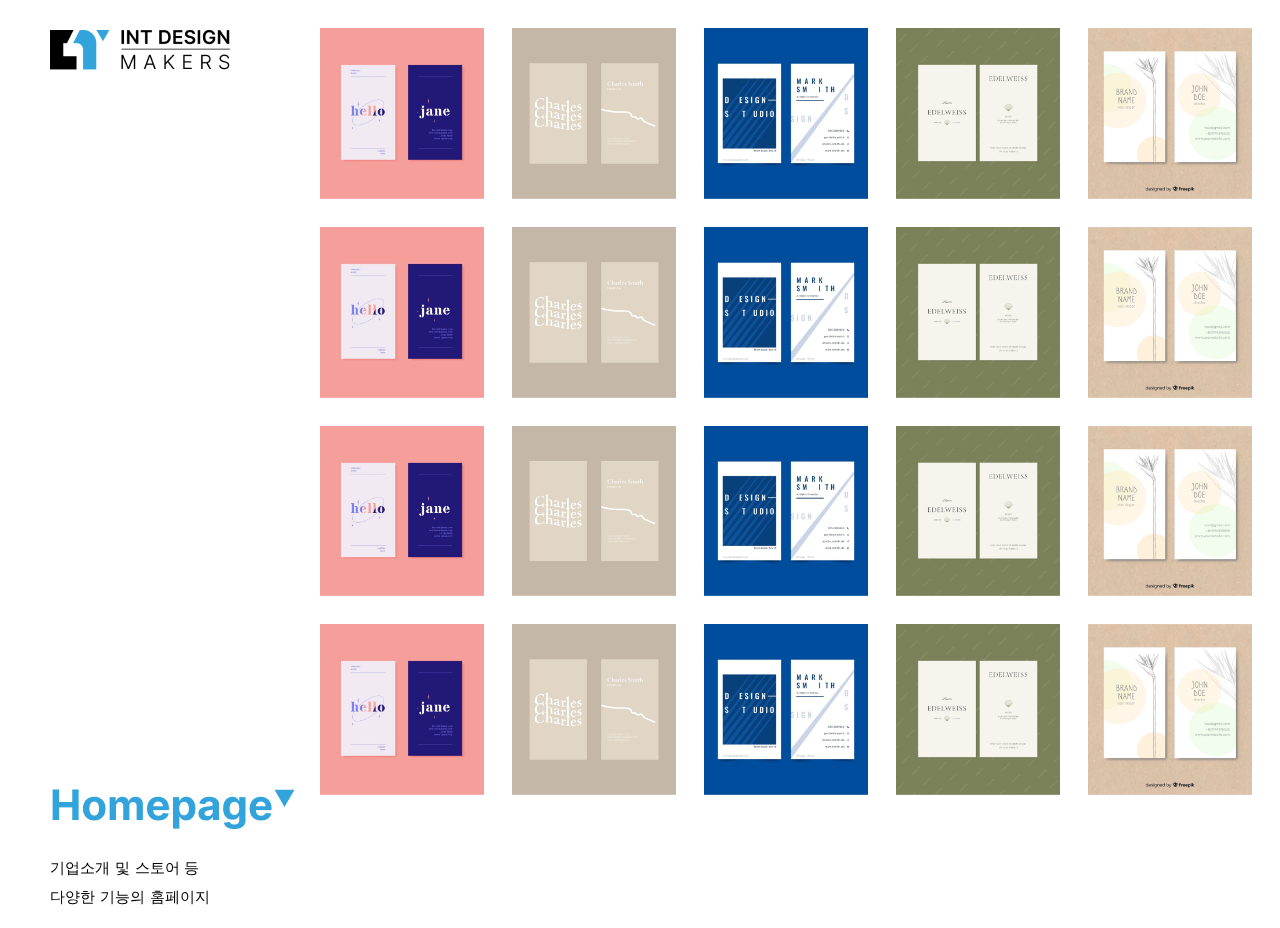
<file: HP.html>
<!DOCTYPE html>
<html lang="en">
<head>
<meta charset="UTF-8">
<meta name="viewport" content="width=device-width, initial-scale=1.0">

<link rel="stylesheet" href="css/HP.css">

<title>intdesignmakers - Homepage</title>
<link rel="website icon" type="png" href=logo/logo.png>

</head>
<body>

<div class="container">
    
    <div class="left">
        <a href="index.html"><img src="img/logo.png" alt=""></a>
        <div class="page" style="margin-top: 680px;">
            <img src="img/HP/HP.png" alt="">
        </div>
        <p style="margin-top: 20px;"><span>기업소개 및 스토어 등</span></p>
        <p><span>다양한 기능의 홈페이지</span></p>
    </div>
    
    <div class="grid-item">
        <img src="img/2D/img1.png" alt="">
    </div>
    <div class="grid-item">
        <img src="img/2D/img2.png" alt="">
    </div>
    <div class="grid-item">
        <img src="img/2D/img3.png" alt="">
    </div>
    <div class="grid-item">
        <img src="img/2D/img4.png" alt="">
    </div>
    <div class="grid-item">
        <img src="img/2D/img5.png" alt="">
    </div>
    <div class="grid-item">
        <img src="img/2D/img1.png" alt="">
    </div>
    <div class="grid-item">
        <img src="img/2D/img2.png" alt="">
    </div>
    <div class="grid-item">
        <img src="img/2D/img3.png" alt="">
    </div>
    <div class="grid-item">
        <img src="img/2D/img4.png" alt="">
    </div>
    <div class="grid-item">
        <img src="img/2D/img5.png" alt="">
    </div>
    <div class="grid-item">
        <img src="img/2D/img1.png" alt="">
    </div>
    <div class="grid-item">
        <img src="img/2D/img2.png" alt="">
    </div>
    <div class="grid-item">
        <img src="img/2D/img3.png" alt="">
    </div>
    <div class="grid-item">
        <img src="img/2D/img4.png" alt="">
    </div>
    <div class="grid-item">
        <img src="img/2D/img5.png" alt="">
    </div>
    <div class="grid-item">
        <img src="img/2D/img1.png" alt="">
    </div>
    <div class="grid-item">
        <img src="img/2D/img2.png" alt="">
    </div>
    <div class="grid-item">
        <img src="img/2D/img3.png" alt="">
    </div>
    <div class="grid-item">
        <img src="img/2D/img4.png" alt="">
    </div>
    <div class="grid-item">
        <img src="img/2D/img5.png" alt="">
    </div>
</div>

</body>
</html>
</file>
<file: css/HP.css>
* {
    box-sizing: border-box;
    margin: 0;
    }
    table {
    border-collapse : collapse;
    }
    body {
        padding-left: 320px;
        padding-top: 28px;
        padding-right: 28px;
    }
    .container {
        display: grid;
        width: 100%;
        height: 100vh;
        grid-template-columns: repeat(5, 1fr);
        grid-template-rows: repeat(5, 1fr);
        gap: 28px;
        padding: 0;
        margin: 0;
    }
    .example .grid-item {
        overflow: hidden;
    }
    .grid-item img {
        width: 100%;
        height: 100%;
        object-fit: cover;
    }
    .left {
        position: fixed;
        top: 0;
        left: 0;
        bottom: 0;
    }
    .left img {
        margin: 30px 0 0 50px;
    }
    .left p {
        margin-left: 45px;
        padding: 5px;
        font-size: 15px;
        font-family: "Pretendard Variable", Pretendard, -apple-system, BlinkMacSystemFont, system-ui, Roboto, "Helvetica Neue", "Segoe UI", "Apple SD Gothic Neo", "Noto Sans KR", "Malgun Gothic", "Apple Color Emoji", "Segoe UI Emoji", "Segoe UI Symbol", sans-serif;
    }
</file>
